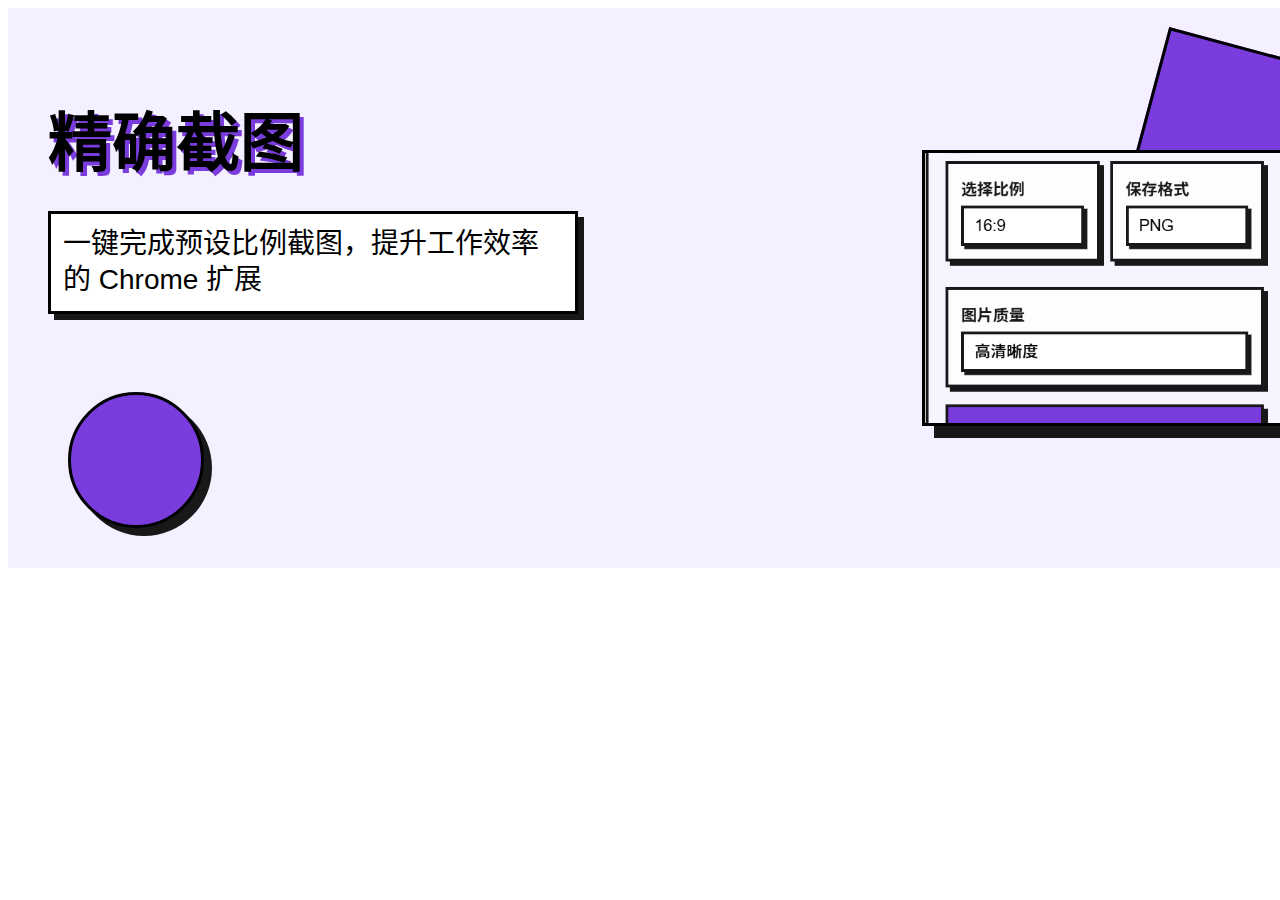
<file: banner/banner.html>
<!DOCTYPE html>
<html lang="zh-CN">
<head>
    <meta charset="UTF-8">
    <title>比例截图 - Banner</title>
    <style>
        .banner-container {
            width: 1400px;
            height: 560px;
            background-color: #f4f0ff;
            position: relative;
            overflow: hidden;
            font-family: 'Arial', sans-serif;
        }

        .geometric-shapes {
            position: absolute;
            width: 100%;
            height: 100%;
        }

        .shape {
            position: absolute;
            background-color: #7a3cdd;
            box-shadow: 8px 8px 0 rgba(0, 0, 0, 0.9);
            border: 3px solid #000;
        }

        .shape-1 {
            width: 200px;
            height: 200px;
            right: 100px;
            top: 50px;
            transform: rotate(15deg);
        }

        .shape-2 {
            width: 150px;
            height: 150px;
            left: 80px;
            bottom: 60px;
            border-radius: 50%;
        }

        .content {
            position: relative;
            padding: 40px;  /* 减小内边距 */
            z-index: 2;
        }

        .title {
            font-size: 64px;  /* 调整标题大小 */
            font-weight: 900;
            color: #000;
            margin-bottom: 16px;  /* 减小底部间距 */
            text-shadow: 4px 4px 0 #7a3cdd;
        }

        .subtitle {
            font-size: 28px;  /* 调整副标题大小 */
            color: #000;
            max-width: 500px;  /* 调整最大宽度 */
            line-height: 1.3;
            background-color: #fff;
            padding: 12px;  /* 减小内边距 */
            border: 3px solid #000;
            box-shadow: 6px 6px 0 rgba(0, 0, 0, 0.9);
        }

        .screenshot-preview {
            position: absolute;
            right: 120px;  /* 调整右侧位置 */
            top: 50%;
            transform: translateY(-50%);
            width: 360px;  /* 调整预览图大小 */
            height: 270px;
            background-color: #fff;
            border: 3px solid #000;
            box-shadow: 12px 12px 0 rgba(0, 0, 0, 0.9);
            overflow: hidden;
        }

        .shape-1 {
            width: 180px;  /* 调整装饰形状大小 */
            height: 180px;
            right: 80px;
            top: 40px;
            transform: rotate(15deg);
        }

        .shape-2 {
            width: 130px;  /* 调整装饰形状大小 */
            height: 130px;
            left: 60px;
            bottom: 40px;
            border-radius: 50%;
        }
        .screenshot-preview img {
            width: 100%;
            height: 100%;
            object-fit: cover;
        }
    </style>
</head>
<body>
    <div class="banner-container">
        <div class="grid-pattern"></div>
        <div class="geometric-shapes">
            <div class="shape shape-1"></div>
            <div class="shape shape-2"></div>
        </div>
        <div class="content">
            <h1 class="title">精确截图</h1>
            <p class="subtitle">一键完成预设比例截图，提升工作效率的 Chrome 扩展</p>
        </div>
        <div class="screenshot-preview">
            <img src="a.png" alt="插件截图预览">
        </div>
    </div>
</body>
</html>
</file>
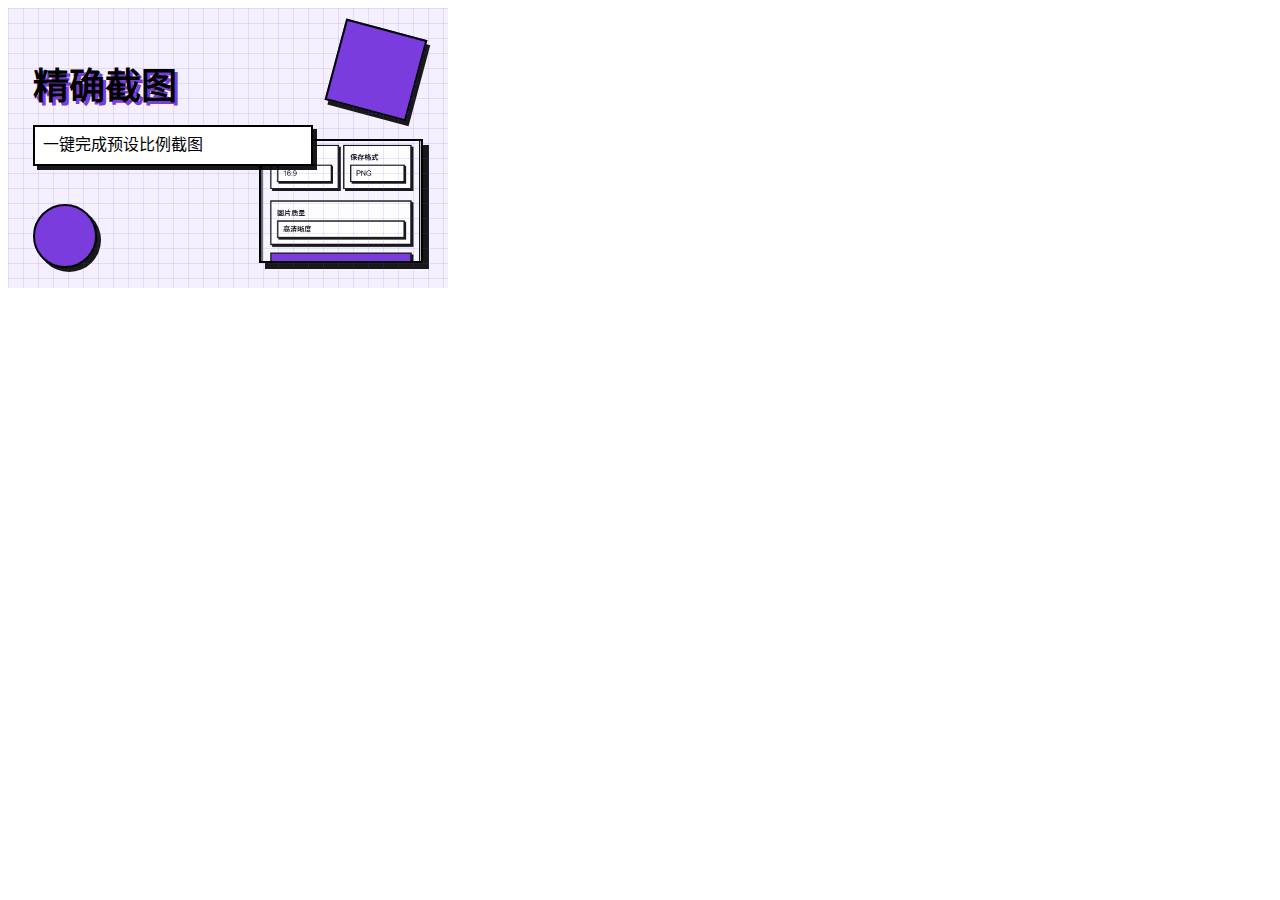
<file: banner/small-banner.html>
<!DOCTYPE html>
<html lang="zh-CN">
<head>
    <meta charset="UTF-8">
    <title>精确截图 - 小型Banner</title>
    <style>
        .banner-container {
            width: 440px;
            height: 280px;
            background-color: #f4f0ff;
            position: relative;
            overflow: hidden;
            font-family: 'Arial', sans-serif;
        }

        .geometric-shapes {
            position: absolute;
            width: 100%;
            height: 100%;
        }

        .shape {
            position: absolute;
            background-color: #7a3cdd;
            box-shadow: 4px 4px 0 rgba(0, 0, 0, 0.9);
            border: 2px solid #000;
        }

        .shape-1 {
            width: 80px;
            height: 80px;
            right: 30px;
            top: 20px;
            transform: rotate(15deg);
        }

        .shape-2 {
            width: 60px;
            height: 60px;
            left: 25px;
            bottom: 20px;
            border-radius: 50%;
        }

        .content {
            position: relative;
            padding: 25px;
            z-index: 2;
        }

        .title {
            font-size: 36px;
            font-weight: 900;
            color: #000;
            margin-bottom: 12px;
            text-shadow: 3px 3px 0 #7a3cdd;
        }

        .subtitle {
            font-size: 16px;
            color: #000;
            max-width: 260px;
            line-height: 1.3;
            background-color: #fff;
            padding: 8px;
            border: 2px solid #000;
            box-shadow: 4px 4px 0 rgba(0, 0, 0, 0.9);
        }

        .screenshot-preview {
            position: absolute;
            right: 25px;
            bottom: 25px;
            width: 160px;
            height: 120px;
            background-color: #fff;
            border: 2px solid #000;
            box-shadow: 6px 6px 0 rgba(0, 0, 0, 0.9);
            overflow: hidden;
        }

        .screenshot-preview img {
            width: 100%;
            height: 100%;
            object-fit: cover;
        }

        .grid-pattern {
            position: absolute;
            width: 100%;
            height: 100%;
            background-image: linear-gradient(#7a3cdd20 1px, transparent 1px),
                            linear-gradient(90deg, #7a3cdd20 1px, transparent 1px);
            background-size: 15px 15px;
            z-index: 1;
        }
    </style>
</head>
<body>
    <div class="banner-container">
        <div class="grid-pattern"></div>
        <div class="geometric-shapes">
            <div class="shape shape-1"></div>
            <div class="shape shape-2"></div>
        </div>
        <div class="content">
            <h1 class="title">精确截图</h1>
            <p class="subtitle">一键完成预设比例截图</p>
        </div>
        <div class="screenshot-preview">
            <img src="a.png" alt="插件截图预览">
        </div>
    </div>
</body>
</html>
</file>
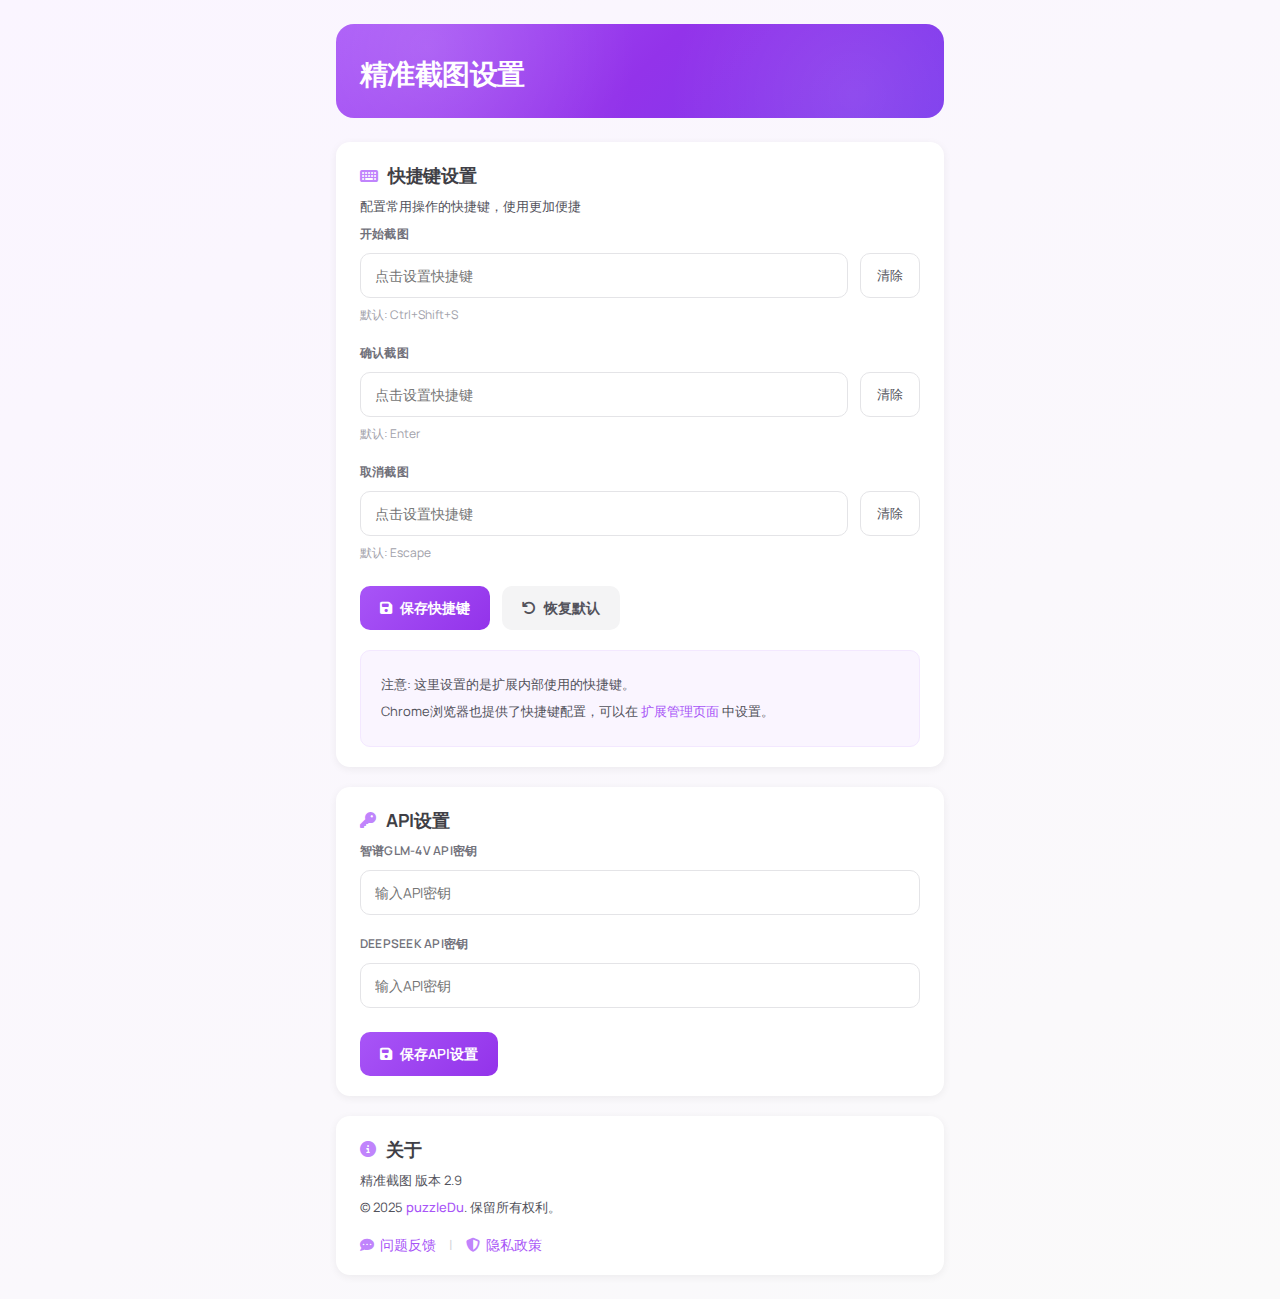
<file: options/options.html>
<!DOCTYPE html>
<html lang="__MSG_@@ui_locale__">
<head>
  <meta charset="UTF-8">
  <title data-i18n="options.title">精准截图设置</title>
  <link rel="preconnect" href="https://fonts.googleapis.com">
  <link rel="preconnect" href="https://fonts.gstatic.com" crossorigin>
  <link href="https://fonts.googleapis.com/css2?family=Manrope:wght@400;500;600;700;800&display=swap" rel="stylesheet">
  <link rel="stylesheet" href="options.css">
  <link rel="stylesheet" href="../assets/fontawesome/css/all.min.css">
</head>
<body>
  <div class="container">
    <h1 class="title" data-i18n="options.title">精准截图设置</h1>

    <div class="section">
      <h2 class="section-title"><i class="fas fa-keyboard"></i> <span data-i18n="options.shortcuts_section">快捷键设置</span></h2>
      <p class="section-desc" data-i18n="options.shortcuts_desc">配置常用操作的快捷键，使用更加便捷</p>

      <div class="form-group">
        <label for="shortcut-start" data-i18n="options.shortcut_start">开始截图</label>
        <div class="shortcut-input-container">
          <input type="text" id="shortcut-start" class="shortcut-input" readonly placeholder="点击设置快捷键" data-i18n-placeholder="options.click_to_set">
          <button class="clear-btn" data-target="shortcut-start" data-i18n="options.clear">清除</button>
        </div>
        <div class="shortcut-default"><span data-i18n="options.default_prefix">默认</span>: Ctrl+Shift+S</div>
      </div>

      <div class="form-group">
        <label for="shortcut-confirm" data-i18n="options.shortcut_confirm">确认截图</label>
        <div class="shortcut-input-container">
          <input type="text" id="shortcut-confirm" class="shortcut-input" readonly placeholder="点击设置快捷键" data-i18n-placeholder="options.click_to_set">
          <button class="clear-btn" data-target="shortcut-confirm" data-i18n="options.clear">清除</button>
        </div>
        <div class="shortcut-default"><span data-i18n="options.default_prefix">默认</span>: Enter</div>
      </div>

      <div class="form-group">
        <label for="shortcut-cancel" data-i18n="options.shortcut_cancel">取消截图</label>
        <div class="shortcut-input-container">
          <input type="text" id="shortcut-cancel" class="shortcut-input" readonly placeholder="点击设置快捷键" data-i18n-placeholder="options.click_to_set">
          <button class="clear-btn" data-target="shortcut-cancel" data-i18n="options.clear">清除</button>
        </div>
        <div class="shortcut-default"><span data-i18n="options.default_prefix">默认</span>: Escape</div>
      </div>

      <div class="form-actions">
        <button id="save-shortcuts" class="btn primary"><i class="fas fa-save"></i> <span data-i18n="options.save_shortcuts">保存快捷键</span></button>
        <button id="reset-shortcuts" class="btn"><i class="fas fa-undo"></i> <span data-i18n="options.reset_defaults">恢复默认</span></button>
      </div>

      <div class="info-box">
        <p data-i18n="options.shortcut_note">注意: 这里设置的是扩展内部使用的快捷键。</p>
        <p><span data-i18n="options.chrome_shortcut_note">Chrome浏览器也提供了快捷键配置，可以在</span> <a href="#" id="open-chrome-shortcuts" data-i18n="options.extension_page">扩展管理页面</a> <span data-i18n="options.chrome_shortcut_note_2">中设置。</span></p>
      </div>
    </div>

    <div class="section">
      <h2 class="section-title"><i class="fas fa-key"></i> <span data-i18n="options.api_section">API设置</span></h2>
      <div class="form-group">
        <label for="glm4v-api-key" data-i18n="options.glm4v_api">智谱GLM-4V API密钥</label>
        <input type="password" id="glm4v-api-key" class="text-input" placeholder="输入API密钥" data-i18n-placeholder="options.input_api_key">
      </div>

      <div class="form-group">
        <label for="deepseek-api-key" data-i18n="options.deepseek_api">DeepSeek API密钥</label>
        <input type="password" id="deepseek-api-key" class="text-input" placeholder="输入API密钥" data-i18n-placeholder="options.input_api_key">
      </div>

      <div class="form-actions">
        <button id="save-api-keys" class="btn primary"><i class="fas fa-save"></i> <span data-i18n="options.save_api_settings">保存API设置</span></button>
      </div>
    </div>

    <div class="section">
      <h2 class="section-title"><i class="fas fa-info-circle"></i> <span data-i18n="options.about_section">关于</span></h2>
      <p><span data-i18n="options.version_prefix">精准截图 版本</span> <span id="version">2.9</span></p>
      <p>© 2025 <a href="https://puzzledu.com" target="_blank">puzzleDu</a>. <span data-i18n="options.rights_reserved">保留所有权利。</span></p>
      <div class="links">
        <a href="https://tally.so/r/mZe4go" target="_blank"><i class="fas fa-comment-dots"></i><span data-i18n="options.feedback">问题反馈</span></a>
        <span class="divider">|</span>
        <a href="https://puzzledu.com/privacy" target="_blank"><i class="fas fa-shield-alt"></i><span data-i18n="options.privacy_policy">隐私政策</span></a>
      </div>
    </div>
  </div>
  <script src="../utils/i18n.js" type="module"></script>
  <script src="options.js" type="module"></script>
</body>
</html>
</file>
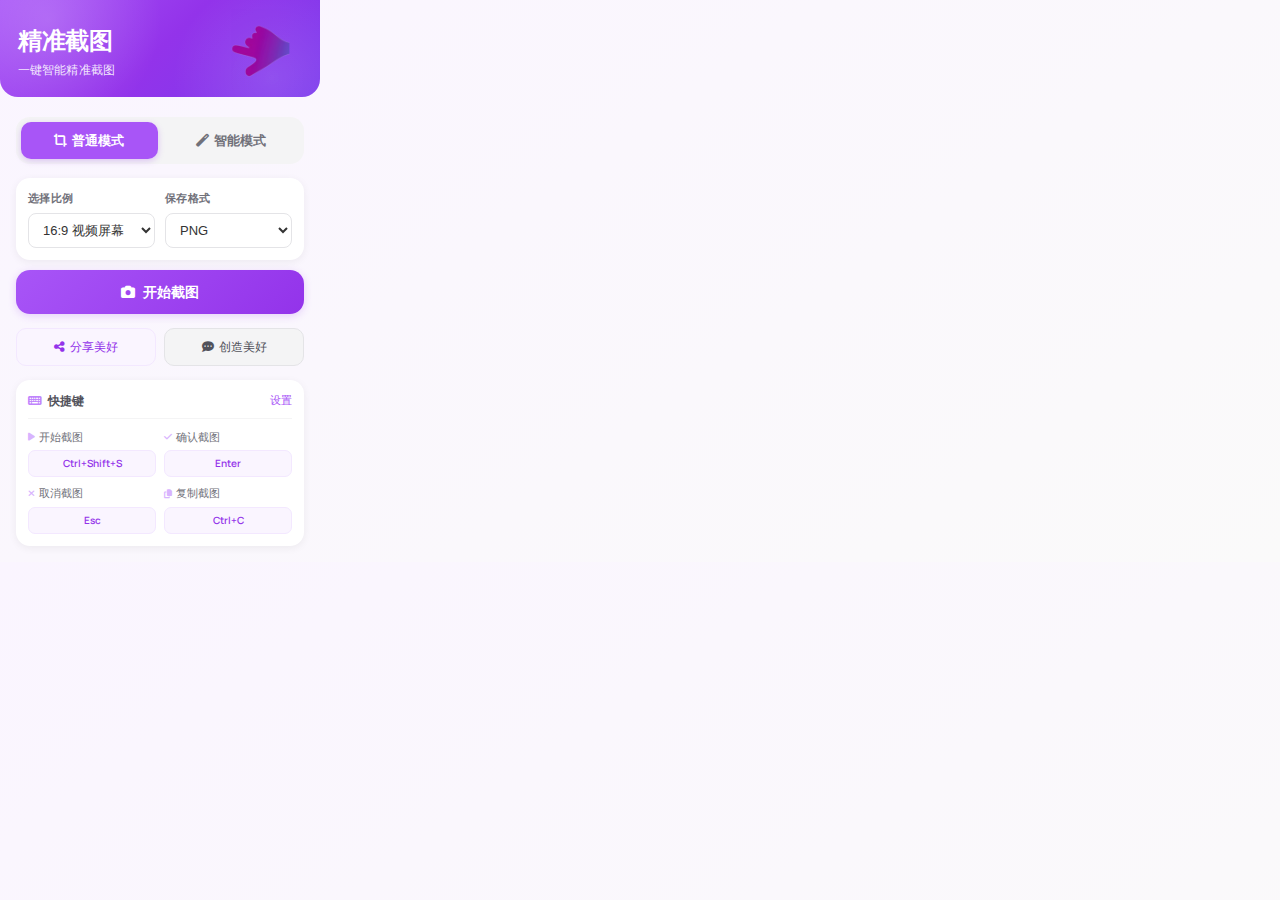
<file: popup/popup.html>
<!DOCTYPE html>
<html lang="__MSG_@@ui_locale__">
<head>
  <meta charset="UTF-8">
  <meta name="viewport" content="width=device-width, initial-scale=1.0">
  <title data-i18n="title">精准截图</title>
  <link rel="preconnect" href="https://fonts.googleapis.com">
  <link rel="preconnect" href="https://fonts.gstatic.com" crossorigin>
  <link href="https://fonts.googleapis.com/css2?family=Manrope:wght@400;500;600;700;800&display=swap" rel="stylesheet">
  <link rel="stylesheet" href="../assets/fontawesome/css/all.min.css">
  <style>
    :root {
      --primary-50: #faf5ff;
      --primary-100: #f3e8ff;
      --primary-200: #e9d5ff;
      --primary-300: #d8b4fe;
      --primary-400: #c084fc;
      --primary-500: #a855f7;
      --primary-600: #9333ea;
      --primary-700: #7c3aed;
      --primary-800: #6b21a8;
      --gray-50: #fafafa;
      --gray-100: #f4f4f5;
      --gray-200: #e4e4e7;
      --gray-300: #d4d4d8;
      --gray-400: #a1a1aa;
      --gray-500: #71717a;
      --gray-600: #52525b;
      --gray-700: #3f3f46;
      --radius-sm: 10px;
      --radius-md: 14px;
      --radius-lg: 18px;
    }

    * {
      margin: 0;
      padding: 0;
      box-sizing: border-box;
    }

    body {
      width: 320px;
      height: auto;
      font-family: 'Manrope', -apple-system, BlinkMacSystemFont, system-ui, sans-serif;
      background: linear-gradient(145deg, var(--primary-50) 0%, var(--gray-50) 100%);
      color: var(--gray-700);
      margin: 0;
      font-size: 14px;
      line-height: 1.5;
    }

    .app-wrapper {
      padding: 16px;
    }

    .title-container {
      position: relative;
      padding: 22px 18px 18px;
      margin: -16px -16px 20px;
      background: linear-gradient(135deg, var(--primary-500) 0%, var(--primary-600) 50%, var(--primary-700) 100%);
      border-radius: 0 0 var(--radius-lg) var(--radius-lg);
      overflow: hidden;
    }

    .title-container::before {
      content: '';
      position: absolute;
      inset: 0;
      background:
        radial-gradient(circle at 15% 20%, rgba(255,255,255,0.18) 0%, transparent 40%),
        radial-gradient(circle at 85% 80%, rgba(255,255,255,0.12) 0%, transparent 35%);
    }

    .header-logo {
      position: absolute;
      top: 22px;
      right: 22px;
      transform: rotate(-90deg) scale(1.06);
      opacity: 0.9;
    }

    .title-link {
      text-decoration: none;
      display: block;
    }

    h1 {
      font-size: 24px;
      font-weight: 800;
      color: #ffffff;
      letter-spacing: -0.02em;
      position: relative;
      z-index: 2;
      margin-bottom: 3px;
    }

    .title-tagline {
      color: rgba(255,255,255,0.88);
      font-size: 12px;
      font-weight: 500;
      letter-spacing: 0.01em;
    }

    .mode-switch {
      display: flex;
      margin-bottom: 14px;
      gap: 5px;
      background: var(--gray-100);
      padding: 5px;
      border-radius: var(--radius-md);
    }

    .mode-switch button {
      flex: 1;
      padding: 9px 10px;
      background: transparent;
      color: var(--gray-500);
      border: none;
      border-radius: var(--radius-sm);
      cursor: pointer;
      font-weight: 600;
      font-size: 13px;
      font-family: inherit;
      transition: all 0.25s cubic-bezier(0.4, 0, 0.2, 1);
      display: flex;
      align-items: center;
      justify-content: center;
      gap: 5px;
    }

    .mode-switch button.active {
      background: var(--primary-500);
      color: #ffffff;
      box-shadow: 0 2px 6px rgba(147, 51, 234, 0.25);
    }

    .mode-switch button:not(.active):hover {
      background: var(--gray-200);
      color: var(--gray-600);
    }

    .form-card {
      background: #ffffff;
      padding: 12px;
      border-radius: var(--radius-md);
      box-shadow: 0 2px 8px rgba(0, 0, 0, 0.06);
      margin-bottom: 10px;
    }

    .form-row {
      display: flex;
      gap: 10px;
    }

    .form-col {
      flex: 1;
    }

    label {
      display: block;
      margin-bottom: 6px;
      font-weight: 600;
      font-size: 11px;
      color: var(--gray-500);
      letter-spacing: 0.03em;
      text-transform: uppercase;
    }

    select {
      width: 100%;
      padding: 8px 10px;
      border: 1px solid #e4e4e7;
      border-radius: 8px;
      background-color: #ffffff;
      font-size: 13px;
      font-family: Arial, sans-serif;
      color: #333333;
      cursor: pointer;
    }

    select:hover {
      border-color: #d8b4fe;
    }

    select:focus {
      outline: none;
      border-color: #a855f7;
    }

    .select-wrapper {
      position: relative;
    }

    button#start-screenshot {
      width: 100%;
      padding: 12px;
      background: linear-gradient(135deg, var(--primary-500) 0%, var(--primary-600) 100%);
      color: #ffffff;
      border: none;
      border-radius: var(--radius-md);
      cursor: pointer;
      font-weight: 700;
      font-size: 14px;
      font-family: inherit;
      letter-spacing: -0.01em;
      box-shadow: 0 2px 8px rgba(147, 51, 234, 0.2);
      transition: all 0.25s cubic-bezier(0.4, 0, 0.2, 1);
      display: flex;
      align-items: center;
      justify-content: center;
      gap: 8px;
    }

    button#start-screenshot i {
      font-size: 14px;
    }

    button#start-screenshot:hover {
      background: linear-gradient(135deg, var(--primary-400) 0%, var(--primary-500) 100%);
      box-shadow: 0 4px 12px rgba(147, 51, 234, 0.3);
      transform: translateY(-1px);
    }

    button#start-screenshot:active {
      transform: translateY(0);
      box-shadow: 0 1px 4px rgba(147, 51, 234, 0.2);
    }

    button#start-screenshot:disabled {
      background: var(--gray-200);
      color: var(--gray-400);
      cursor: not-allowed;
      transform: none;
      box-shadow: none;
    }

    .quick-actions {
      display: flex;
      gap: 8px;
      margin: 14px 0;
    }

    .action-button {
      flex: 1;
      padding: 9px 10px;
      background: var(--primary-50);
      color: var(--primary-600);
      border: 1px solid var(--primary-100);
      border-radius: var(--radius-sm);
      cursor: pointer;
      font-weight: 500;
      font-size: 12px;
      font-family: inherit;
      transition: all 0.2s ease;
      display: flex;
      align-items: center;
      justify-content: center;
      gap: 5px;
    }

    .action-button:hover {
      background: var(--primary-100);
      border-color: var(--primary-200);
    }

    .action-button i {
      font-size: 12px;
    }

    #quick-feedback {
      background: var(--gray-100);
      color: var(--gray-600);
      border-color: var(--gray-200);
    }

    #quick-feedback:hover {
      background: var(--gray-200);
      border-color: var(--gray-300);
    }

    .shortcut-card {
      background: #ffffff;
      padding: 12px;
      border-radius: var(--radius-md);
      box-shadow: 0 2px 8px rgba(0, 0, 0, 0.06);
    }

    .shortcut-header {
      display: flex;
      justify-content: space-between;
      align-items: center;
      margin-bottom: 10px;
      padding-bottom: 8px;
      border-bottom: 1px solid var(--gray-100);
    }

    .shortcut-header-title {
      font-weight: 600;
      font-size: 12px;
      color: var(--gray-600);
      display: flex;
      align-items: center;
      gap: 6px;
    }

    .shortcut-header-title i {
      color: var(--primary-400);
    }

    .shortcut-header a {
      color: var(--primary-500);
      text-decoration: none;
      font-size: 11px;
      font-weight: 500;
      transition: color 0.2s;
    }

    .shortcut-header a:hover {
      color: var(--primary-600);
    }

    .shortcuts-list {
      display: grid;
      grid-template-columns: 1fr 1fr;
      gap: 8px;
    }

    .shortcut-item {
      display: flex;
      flex-direction: column;
      gap: 5px;
    }

    .shortcut-name {
      font-size: 11px;
      color: var(--gray-500);
      font-weight: 500;
      display: flex;
      align-items: center;
      gap: 4px;
    }

    .shortcut-name i {
      font-size: 9px;
      color: var(--primary-300);
    }

    .shortcut-key {
      font-family: 'Manrope', monospace;
      font-weight: 600;
      background: var(--primary-50);
      color: var(--primary-600);
      padding: 5px 8px;
      border-radius: 7px;
      font-size: 10px;
      text-align: center;
      border: 1px solid var(--primary-100);
    }

    .popup-notification {
      animation: slideUp 0.3s cubic-bezier(0.4, 0, 0.2, 1) forwards;
    }

    @keyframes slideUp {
      from {
        opacity: 0;
        transform: translate(-50%, 16px);
      }
      to {
        opacity: 1;
        transform: translate(-50%, 0);
      }
    }
  </style>
</head>
<body>
  <div class="app-wrapper">
    <a href="https://puzzledu.com/" class="title-link" id="title-link">
      <div class="title-container">
        <img src="../assets/icons/icon16.svg" class="header-logo" style="width: 75px; height: 55px;" alt="" data-i18n="title">
        <h1 data-i18n="title">精准截图</h1>
        <div class="title-tagline" data-i18n="tagline">一键智能精准截图</div>
      </div>
    </a>

    <div class="mode-switch">
      <button id="normal-mode" class="active" data-i18n="normalMode"><i class="fas fa-crop-alt"></i> <span>普通模式</span></button>
      <button id="inspect-mode" data-i18n="inspectMode"><i class="fas fa-magic"></i> <span>智能模式</span></button>
    </div>

    <div class="form-card">
      <div class="form-row">
        <div class="form-col">
          <label for="ratio-select" data-i18n="ratioLabel">选择比例</label>
          <div class="select-wrapper">
            <select id="ratio-select">
              <optgroup data-group="common" label="常用">
                <option value="16:9" data-option="16:9">16:9 视频屏幕</option>
                <option value="4:3" data-option="4:3">4:3 传统屏幕</option>
                <option value="1:1" data-option="1:1">1:1 正方形</option>
              </optgroup>
              <optgroup data-group="mobile" label="移动设备">
                <option value="9:16" data-option="9:16">9:16 手机竖屏</option>
                <option value="3:4" data-option="3:4">3:4 小红书</option>
              </optgroup>
              <optgroup data-group="social" label="社交媒体">
                <option value="2:1" data-option="2:1">2:1 横图</option>
                <option value="1:2" data-option="1:2">1:2 Pinterest</option>
                <option value="4:5" data-option="4:5">4:5 Instagram</option>
                <option value="3:2" data-option="3:2">3:2 SNS封面</option>
              </optgroup>
              <optgroup data-group="other" label="其他">
                <option value="21:9" data-option="21:9">21:9 超宽屏</option>
                <option value="free" data-option="free">自由比例</option>
              </optgroup>
            </select>
          </div>
        </div>

        <div class="form-col">
          <label for="save-format" data-i18n="formatLabel">保存格式</label>
          <div class="select-wrapper">
            <select id="save-format">
              <option value="png">PNG</option>
              <option value="jpg">JPG</option>
            </select>
          </div>
        </div>
      </div>
    </div>

    <button id="start-screenshot" data-i18n="startButton"><i class="fas fa-camera"></i> 开始截图</button>

    <div class="quick-actions">
      <button id="quick-share" class="action-button">
        <i class="fas fa-share-alt"></i>
        <span class="action-text" data-i18n="quickActions_share">分享美好</span>
      </button>
      <button id="quick-feedback" class="action-button">
        <i class="fas fa-comment-dots"></i>
        <span class="action-text" data-i18n="quickActions_feedback">创造美好</span>
      </button>
    </div>

    <div class="shortcut-card">
      <div class="shortcut-header">
        <span class="shortcut-header-title"><i class="fas fa-keyboard"></i> 快捷键</span>
        <a href="#" id="open-shortcuts-settings" data-i18n="settings_link">设置</a>
      </div>
      <div class="shortcuts-list">
        <div class="shortcut-item">
          <span class="shortcut-name" data-i18n="startScreenshot"><i class="fas fa-play"></i> 开始截图</span>
          <span class="shortcut-key" data-command="screenshot_start">Ctrl+Shift+S</span>
        </div>
        <div class="shortcut-item">
          <span class="shortcut-name" data-i18n="confirmScreenshot"><i class="fas fa-check"></i> 确认截图</span>
          <span class="shortcut-key">Enter</span>
        </div>
        <div class="shortcut-item">
          <span class="shortcut-name" data-i18n="cancelScreenshot"><i class="fas fa-times"></i> 取消截图</span>
          <span class="shortcut-key">Esc</span>
        </div>
        <div class="shortcut-item">
          <span class="shortcut-name" data-i18n="copyToClipboard"><i class="fas fa-copy"></i> 复制截图</span>
          <span class="shortcut-key">Ctrl+C</span>
        </div>
      </div>
    </div>
  </div>

  <script type="module" src="../utils/i18n.js"></script>
  <script type="module" src="popup.js"></script>
</body>
</html>
</file>
<file: options/options.css>
/* 设计系统 - 精致优雅风格（紫色主题） */
@import url('https://fonts.googleapis.com/css2?family=Manrope:wght@400;500;600;700;800&display=swap');

:root {
  --primary-50: #faf5ff;
  --primary-100: #f3e8ff;
  --primary-200: #e9d5ff;
  --primary-300: #d8b4fe;
  --primary-400: #c084fc;
  --primary-500: #a855f7;
  --primary-600: #9333ea;
  --primary-700: #7c3aed;
  --primary-800: #6b21a8;
  --gray-50: #fafafa;
  --gray-100: #f4f4f5;
  --gray-200: #e4e4e7;
  --gray-300: #d4d4d8;
  --gray-400: #a1a1aa;
  --gray-500: #71717a;
  --gray-600: #52525b;
  --gray-700: #3f3f46;
  --radius-sm: 10px;
  --radius-md: 14px;
  --radius-lg: 18px;
}

* {
  margin: 0;
  padding: 0;
  box-sizing: border-box;
}

body {
  font-family: 'Manrope', -apple-system, BlinkMacSystemFont, system-ui, sans-serif;
  background: linear-gradient(145deg, var(--primary-50) 0%, var(--gray-50) 100%);
  color: var(--gray-700);
  font-size: 14px;
  line-height: 1.5;
  min-height: 100vh;
}

.container {
  max-width: 640px;
  margin: 24px auto;
  padding: 0 16px;
}

/* 标题区域 */
.title {
  text-align: left;
  margin: 0 0 24px 0;
  padding: 28px 24px 24px;
  background: linear-gradient(135deg, var(--primary-500) 0%, var(--primary-600) 50%, var(--primary-700) 100%);
  color: #ffffff;
  font-weight: 800;
  font-size: 28px;
  border-radius: var(--radius-lg);
  position: relative;
  overflow: hidden;
  letter-spacing: -0.02em;
}

.title::before {
  content: '';
  position: absolute;
  inset: 0;
  background:
    radial-gradient(circle at 15% 25%, rgba(255,255,255,0.15) 0%, transparent 40%),
    radial-gradient(circle at 85% 75%, rgba(255,255,255,0.1) 0%, transparent 35%);
}

.title-decoration {
  position: absolute;
  inset: 0;
  overflow: hidden;
  pointer-events: none;
}

/* 区块样式 */
.section {
  background: #ffffff;
  border-radius: var(--radius-md);
  box-shadow: 0 2px 8px rgba(0, 0, 0, 0.06);
  padding: 20px 24px;
  margin-bottom: 20px;
}

.section-title {
  margin: 0 0 8px 0;
  font-size: 18px;
  font-weight: 700;
  color: var(--gray-700);
  display: flex;
  align-items: center;
  gap: 10px;
  letter-spacing: -0.01em;
}

.section-title i {
  color: var(--primary-400);
  font-size: 16px;
}

.section-desc {
  margin: 0 0 20px 0;
  color: var(--gray-500);
  font-size: 13px;
}

/* 表单元素 */
.form-group {
  margin-bottom: 20px;
}

.form-group:last-child {
  margin-bottom: 0;
}

.form-group label {
  display: block;
  margin-bottom: 10px;
  font-weight: 600;
  font-size: 12px;
  color: var(--gray-500);
  letter-spacing: 0.02em;
  text-transform: uppercase;
}

.shortcut-input-container {
  display: flex;
  gap: 12px;
}

.shortcut-input {
  flex: 1;
  padding: 12px 14px;
  font-family: 'Manrope', monospace;
  font-size: 14px;
  font-weight: 500;
  border: 1px solid var(--gray-200);
  border-radius: var(--radius-sm);
  background: #ffffff;
  color: var(--gray-700);
  cursor: pointer;
  transition: all 0.2s ease;
}

.shortcut-input:hover {
  border-color: var(--primary-300);
}

.shortcut-input:focus {
  outline: none;
  border-color: var(--primary-400);
  box-shadow: 0 0 0 2px var(--primary-100);
}

.shortcut-input.recording {
  background: var(--primary-50);
  border-color: var(--primary-400);
}

.shortcut-default {
  font-size: 12px;
  color: var(--gray-400);
  margin-top: 8px;
}

.clear-btn {
  padding: 0 16px;
  border: 1px solid var(--gray-200);
  border-radius: var(--radius-sm);
  background: #ffffff;
  color: var(--gray-600);
  cursor: pointer;
  font-weight: 500;
  font-family: inherit;
  font-size: 13px;
  transition: all 0.2s ease;
}

.clear-btn:hover {
  background: var(--gray-100);
  border-color: var(--gray-300);
}

.text-input {
  width: 100%;
  padding: 12px 14px;
  font-size: 14px;
  font-family: inherit;
  border: 1px solid var(--gray-200);
  border-radius: var(--radius-sm);
  background: #ffffff;
  color: var(--gray-700);
  box-sizing: border-box;
  transition: all 0.2s ease;
}

.text-input:focus {
  outline: none;
  border-color: var(--primary-400);
  box-shadow: 0 0 0 2px var(--primary-100);
}

.form-actions {
  display: flex;
  gap: 12px;
  margin-top: 24px;
}

.btn {
  padding: 12px 20px;
  border: none;
  border-radius: var(--radius-sm);
  background: var(--gray-100);
  color: var(--gray-600);
  cursor: pointer;
  font-size: 14px;
  font-weight: 600;
  font-family: inherit;
  transition: all 0.2s ease;
  display: flex;
  align-items: center;
  gap: 8px;
}

.btn:hover {
  background: var(--gray-200);
}

.btn.primary {
  background: linear-gradient(135deg, var(--primary-500) 0%, var(--primary-600) 100%);
  color: #ffffff;
}

.btn.primary:hover {
  background: linear-gradient(135deg, var(--primary-400) 0%, var(--primary-500) 100%);
}

/* 信息框 */
.info-box {
  background: var(--primary-50);
  border: 1px solid var(--primary-100);
  padding: 16px 20px;
  margin-top: 20px;
  border-radius: var(--radius-sm);
}

.info-box p {
  margin: 6px 0;
  color: var(--gray-600);
  font-size: 13px;
}

.info-box a {
  color: var(--primary-500);
  text-decoration: none;
  font-weight: 500;
}

.info-box a:hover {
  color: var(--primary-600);
}

/* 链接样式 */
.links {
  margin-top: 16px;
}

.links a {
  color: var(--primary-500);
  text-decoration: none;
  font-weight: 500;
  transition: color 0.2s;
}

.links a:hover {
  color: var(--primary-600);
}

.links a i {
  color: var(--primary-400);
  margin-right: 6px;
}

.divider {
  margin: 0 10px;
  color: var(--gray-300);
}

/* 版本信息 */
.section p {
  margin: 8px 0;
  color: var(--gray-600);
  font-size: 13px;
}

.section p a {
  color: var(--primary-500);
  text-decoration: none;
  font-weight: 500;
}

.section p a:hover {
  color: var(--primary-600);
}

/* 保存成功提示 */
.save-success-toast {
  position: fixed;
  bottom: 24px;
  left: 50%;
  transform: translateX(-50%);
  background: var(--gray-700);
  color: #ffffff;
  padding: 12px 24px;
  border-radius: var(--radius-sm);
  z-index: 10000;
  font-weight: 500;
  font-size: 14px;
  box-shadow: 0 4px 12px rgba(0, 0, 0, 0.15);
}
</file>
